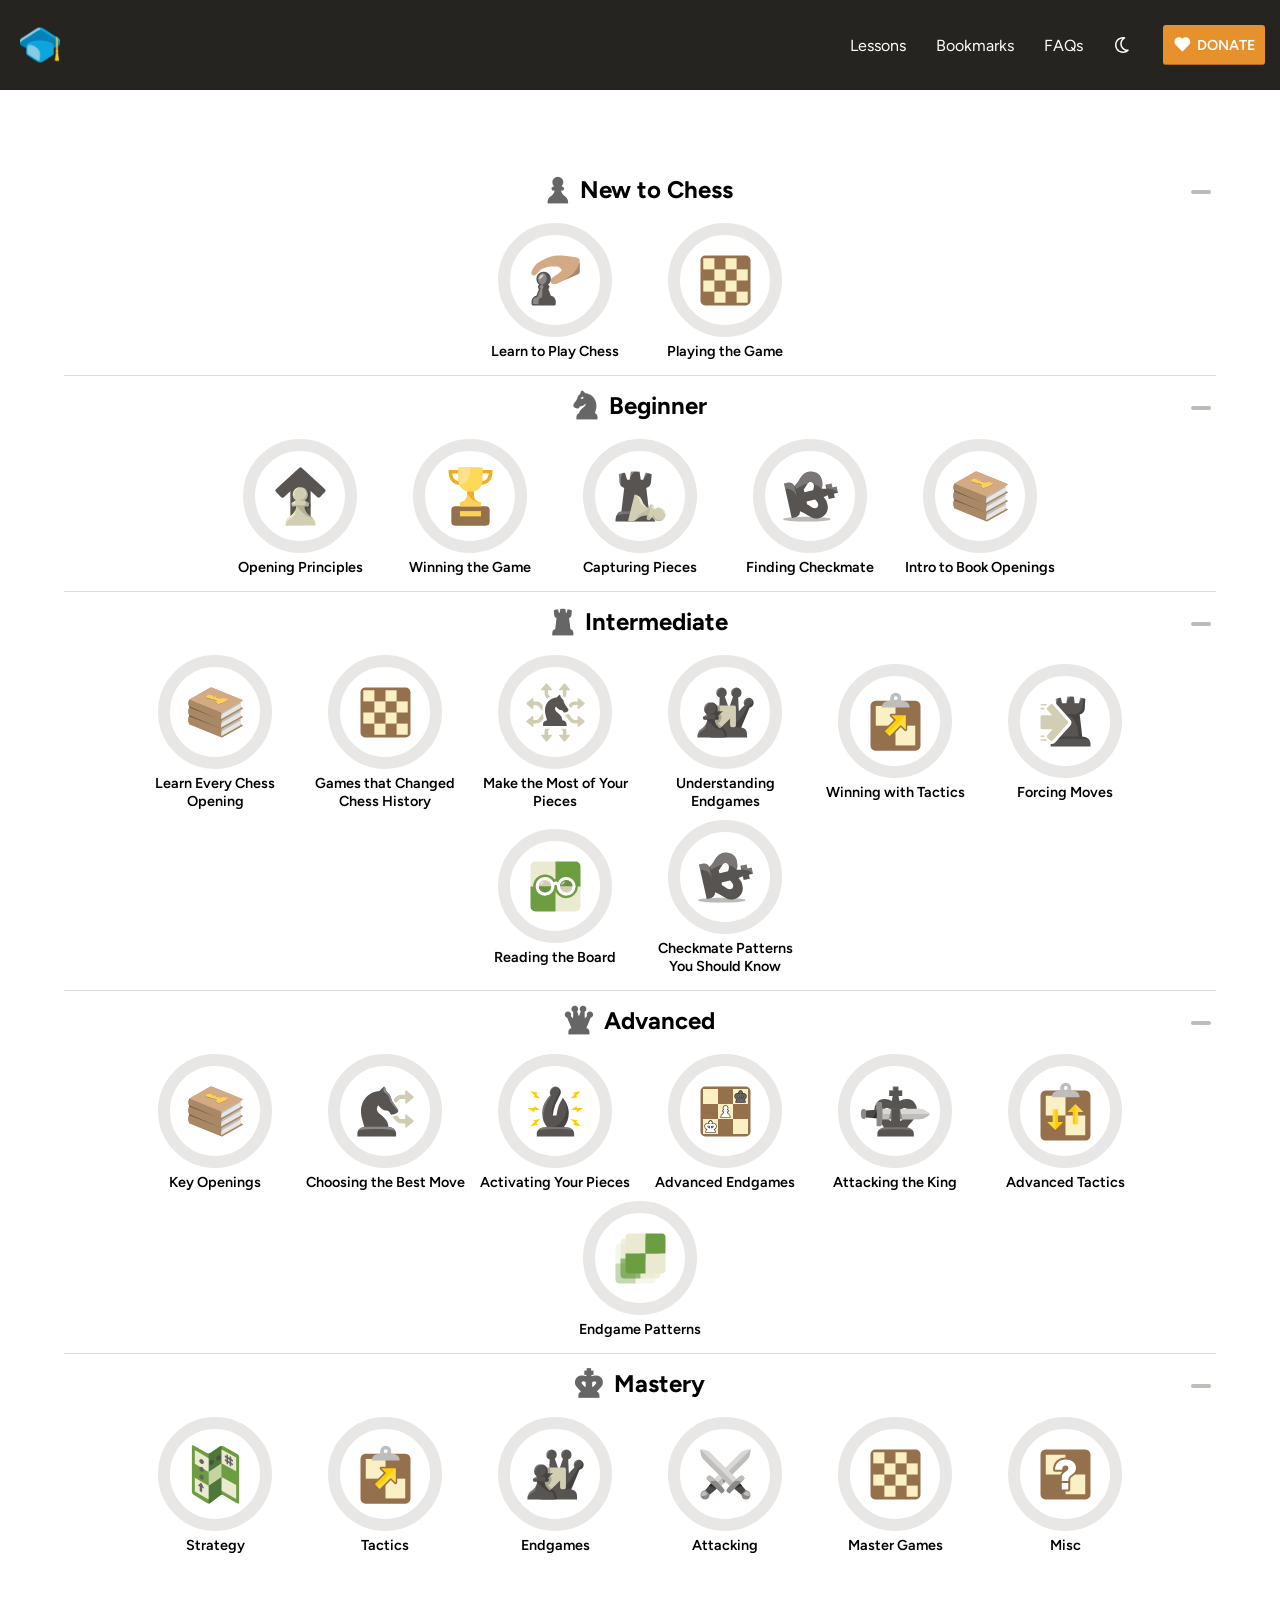
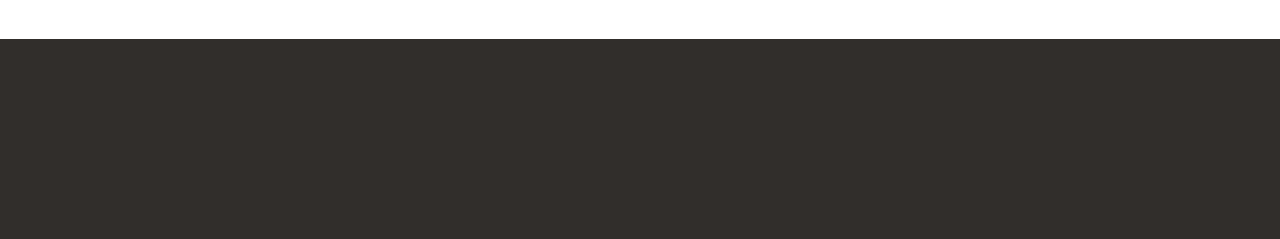
<file: index.html>
<!DOCTYPE html>
<html lang="en">
<head>
    <meta charset="UTF-8">
    <meta name="viewport" content="width=device-width, initial-scale=1.0">
    <link rel="shortcut icon" href="assets/learn.png" type="image/x-icon">
    <link rel="stylesheet" href="style.css">
    <link rel="stylesheet" href="nav.css">
    <script src="script.js" defer></script>
    <link href="https://fonts.googleapis.com/css2?family=Figtree:ital,wght@0,300..900;1,300..900&display=swap" rel="stylesheet">
    <title>Free Chess Lessons</title>

</head>
<body>
    <nav class="navbar">
<!--         
        <button class="nav-toggle">
                <svg class="show-nav" xmlns="http://www.w3.org/2000/svg" viewBox="0 0 640 640" width="30px" height="30px"><path d="M96 160C96 142.3 110.3 128 128 128L512 128C529.7 128 544 142.3 544 160C544 177.7 529.7 192 512 192L128 192C110.3 192 96 177.7 96 160zM96 320C96 302.3 110.3 288 128 288L512 288C529.7 288 544 302.3 544 320C544 337.7 529.7 352 512 352L128 352C110.3 352 96 337.7 96 320zM544 480C544 497.7 529.7 512 512 512L128 512C110.3 512 96 497.7 96 480C96 462.3 110.3 448 128 448L512 448C529.7 448 544 462.3 544 480z"/></svg>
        </button>
        <a class="donate" href="?p=donate">DONATE</a>

        <div class="links-container">
            <button class="nav-toggle">
                <svg class="hide-nav" xmlns="http://www.w3.org/2000/svg" viewBox="0 0 640 640" width="30px" height="30px"><path d="M183.1 137.4C170.6 124.9 150.3 124.9 137.8 137.4C125.3 149.9 125.3 170.2 137.8 182.7L275.2 320L137.9 457.4C125.4 469.9 125.4 490.2 137.9 502.7C150.4 515.2 170.7 515.2 183.2 502.7L320.5 365.3L457.9 502.6C470.4 515.1 490.7 515.1 503.2 502.6C515.7 490.1 515.7 469.8 503.2 457.3L365.8 320L503.1 182.6C515.6 170.1 515.6 149.8 503.1 137.3C490.6 124.8 470.3 124.8 457.8 137.3L320.5 274.7L183.1 137.4z"/></svg>
            </button>


            <a href="" class="link">Levels ></a>
            <a href="" class="link">Support ></a>
        </div>
        <div class="overlay"></div> -->
    </nav>
    <section class="main-section">
                
        <div class="levels">
            <!-- <div class="level level-1">
                <div class="level-header">
                    <h2>
                        <span class="ficon level-icon">Ę</span>
                        New to Chess
                    </h2>
                    <button class="level-toggle"></button>

                </div>
                <div class="level-body">
                        <a class="unit">
                            <span class="svg-container">
                                <svg xmlns="http://www.w3.org/2000/svg" viewBox="0 0 90 70" width="90" height="70"><title>board</title><rect fill="none" width="90" height="70"/><rect fill="#95704d" x="15" y="5" width="60" height="60" rx="5.67" ry="5.67"/><rect fill="#fbefc4" x="45" y="8.33" width="13.33" height="13.33"/><rect fill="#fbefc4" x="58.33" y="21.67" width="13.33" height="13.34"/><rect fill="#fbefc4" x="18.33" y="8.33" width="13.34" height="13.33"/><rect fill="#fbefc4" x="31.67" y="21.67" width="13.33" height="13.34"/><rect fill="#fbefc4" x="18.33" y="35" width="13.34" height="13.33"/><rect fill="#fbefc4" x="31.67" y="48.33" width="13.33" height="13.34"/><rect fill="#fbefc4" x="45" y="35" width="13.33" height="13.33"/><rect fill="#fbefc4" x="58.33" y="48.33" width="13.33" height="13.34"/></svg>
                            </span>
                            <p class="unit-title">How to Move the Pieces</p>
                        </a>
                        <a class="unit">
                            <span class="svg-container">
                                <svg xmlns="http://www.w3.org/2000/svg" viewBox="0 0 90 70" width="90" height="70"><title>handpawn</title><rect fill="none" width="90" height="70"/><path fill="#d3aa84" d="M39.18,35.25c0,.41,0,4.17,4,4.18a10.62,10.62,0,0,0,4.66-1.18l24.42-11A3.36,3.36,0,0,0,74,24.36V10.29a3.15,3.15,0,0,0-2.74-2.7C65.67,6.53,55.93,5,50.8,5c-6.66,0-8,.49-12.2,1.6a40.3,40.3,0,0,0-7.68,3.34s-7.29,3.35-9.73,6.31C18.88,19,15.65,24.84,16,26.52a3.2,3.2,0,0,0,3,2.62c2.48-.12,8.4-7.46,8.4-7.46s7.87-3.62,11.74-3.62h7.74c1.94,0,4.6,1.95,5.7,4.17.87,1.73-10.12,8.66-11.5,9.5a4.6,4.6,0,0,0-1.76,2.7Z"/><path fill="#666564" d="M39.36,34.42a10.1,10.1,0,0,0,.1-1.35,8.71,8.71,0,1,0-13.91,7C25,40.31,24,41,24,41.77v1.94a1.89,1.89,0,0,0,1.14,1.62l-3.07,8.06a5.53,5.53,0,0,0-3.88,1.93,7.61,7.61,0,0,0-1.93,3.88v3.87A2,2,0,0,0,18.17,65H43.34a2,2,0,0,0,1.93-1.93V59.2a7.61,7.61,0,0,0-1.93-3.88,5.53,5.53,0,0,0-3.88-1.93l-3.07-8.06a1.89,1.89,0,0,0,1.14-1.62V41.77c0-.82-1-1.46-1.58-1.75a8.73,8.73,0,0,0,3.23-4.77Z"/><path fill="#8b8987" d="M18.17,63.33A.48.48,0,0,1,17.9,63V59.2h0a6.45,6.45,0,0,1,1.51-2.77,3.87,3.87,0,0,1,2.63-1.37l1.12,0L23.6,54l3.6-9.43-1.29-.69a1,1,0,0,1-.28-.2l0-1.85s0,0,0,0a5.33,5.33,0,0,0,.65-.36l2.33-1.22-2.11-1.59a7,7,0,0,1-2.83-5.61,7,7,0,0,1,7-7,7.55,7.55,0,0,1,3.76,7.05,7.88,7.88,0,0,1-.08,1.09l-.17.75a7,7,0,0,1-2.59,3.77l-2.11,1.59s.92,1.7,1,1.76l-.06,1.68-1.09.84s-.29,6.73-.28,10.51c-6,.6-4.18,8.27-4.18,8.27Z"/><path fill="#dad8d6" d="M25.38,33.07a5.39,5.39,0,0,1,4.88-5.36C31.91,28.92,25.38,34.75,25.38,33.07Z"/><path fill="#a88865" d="M74,24.36V13.22A35.1,35.1,0,0,1,67,26L56.34,34.41h0l15.88-7.13A3.36,3.36,0,0,0,74,24.36Z"/></svg>
                            </span>
                            <p class="unit-title">Playing the Game</p>
                        </a>
                </div>
            </div> -->
    </section>
    
    <footer class="footer">
        <!-- placeholder -->
    </footer>
</body>
</html>
</file>
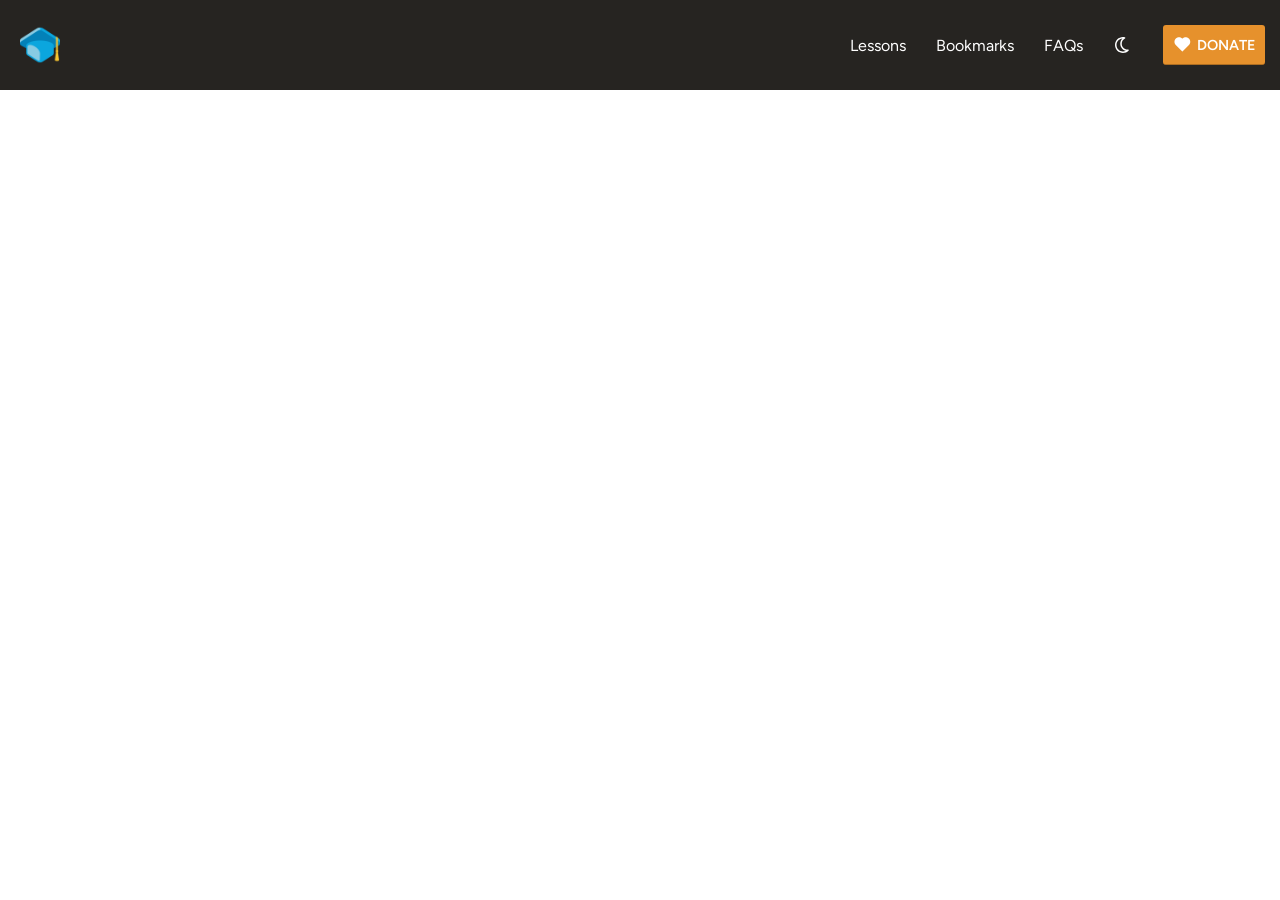
<file: course.html>
<!DOCTYPE html>
<html lang="en">
<head>
    <meta charset="UTF-8">
    <meta name="viewport" content="width=device-width, initial-scale=1.0">
    <link href="https://fonts.googleapis.com/css2?family=Figtree:ital,wght@0,300..900;1,300..900&display=swap" rel="stylesheet">
    <link rel="stylesheet" href="style.css">
    <link rel="stylesheet" href="course.css">
    <link rel="stylesheet" href="nav.css">
    <script src="script.js" defer></script>
    <script src="course.js" defer></script>
    <title>Playing the Game</title>
</head>
<body>
    <nav class="navbar"></nav>
    <div class="unit-card"></div>
</body>
</html>
</file>
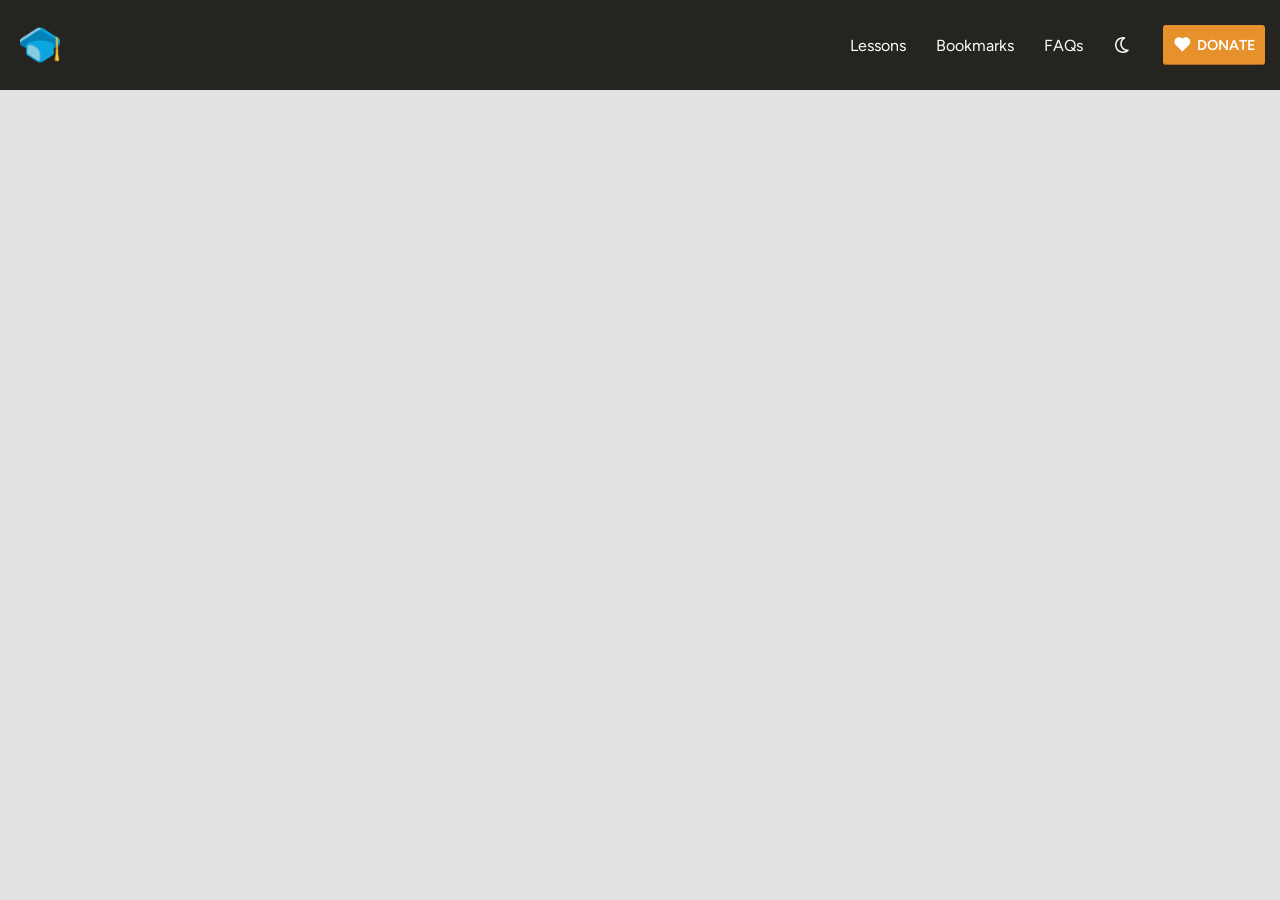
<file: watch.html>
<!DOCTYPE html>
<html lang="en">
<head>
    <meta charset="UTF-8">
    <meta name="viewport" content="width=device-width, initial-scale=1.0">
    <link href="https://fonts.googleapis.com/css2?family=Figtree:ital,wght@0,300..900;1,300..900&display=swap" rel="stylesheet">
    <title>Document</title>
    <link rel="stylesheet" href="style.css">
    <link rel="stylesheet" href="watch.css">
    <link rel="stylesheet" href="nav.css">
    <script src="script.js" defer></script>
    <!-- <script src="course.js" defer></script> -->
    <script src="watch.js" defer></script>

</head>
<body>
    <nav class="navbar"></nav>
    <div class="main-container"></div>
</body>
</html>
</file>
<file: style.css>
:root{
    --shade-1: #575452;
    --shade-2: #d2ceb4;
    --shade-3: #ebe8ce;
    --handpawn-2: #8b8987;
}
*{
    box-sizing: border-box;
    padding: 0;
    margin: 0;
    -webkit-tap-highlight-color: transparent;
    /* outline: 1px solid red; */

}

/* dark theme style */

body.dark-mode{
    background-color: #312e2b;
    --shade-1: #d2ceb4;
    --shade-2: #575452;
    --shade-3: #ffffff33;
    --handpawn-2: #ebe8ce;
}

body.dark-mode .ficon.level-icon{
    color: #cfcfcf;
}

body.dark-mode .level{
    border-bottom: 1px solid #555;
}

body.dark-mode .level-header.show .level-toggle::before{
    background-color: #d3d3cf;
}

body.dark-mode .level-header{
    color: #fff;
}

body.dark-mode .unit-title{
    color: #fff;
}

body.dark-mode .svg-container::before{
    border: solid 12px #45423e;
}


/* dark theme style end */
body{
    font-family: 'figtree', sans-serif;
    background-color: #fff;
    transition: 0.4s ease;
}

@font-face {
    font-family: 'ChessGlyph';
    src: url('assets/font.woff2') format('woff2');
    font-weight: normal;
    font-style: normal;
}

.ficon {
    font-family: 'ChessGlyph';
    display: inline-block;
    font-variant: normal;
    text-transform: none;
    line-height: 1;
    font-weight: 400; 
    transform: translateZ(0);
    -webkit-font-smoothing: antialiased;
    -moz-osx-font-smoothing: grayscale;
    text-rendering: geometricPrecision;

}

.ficon.level-icon{
    font-size: 2em;
    color: #666;
    padding: 0 5px 0 0;
    transform: translateY(5px);
}

.levels{
    display: flex;
    align-items: center;
    justify-content: center;
    flex-direction: column;
}

.main-section{
    margin-top: 70px;
}

.level{
    border-bottom: 1px solid #ddd;
    min-width: 90vw;
}

.level:last-child{
    border-bottom: none;
}

.level-header{
    display: flex;
    align-items: center;
    justify-content: center;
    cursor: pointer;
    padding: 0 0 15px 0;
    position: relative;
    min-width: 300px;
    width: 90vw;
    color: #000;
}

.level-header .level-toggle{
    width: 50px;
    display: flex;
    align-items: center;
    justify-content: center;
    height: 100%;
    position: absolute;
    top: 0;
    right: 0;
    background-color: transparent;
    border: none;
    cursor: pointer;
}

.level-toggle::before{
    content: '';
    position: absolute;
    width: 20px;
    height: 4px;
    border-radius: 5px;
    background-color: #86aa4e;
    top: 50%;
    left: 50%;
    /* right: 5px; */
    transform: translateY(-50%);
    transition: 0.2s ease;
}

.level-toggle::after{
    content: '';
    position: absolute;
    width: 20px;
    height: 4px;
    border-radius: 5px;
    background-color: #86aa4e;
    top: 50%;
    /* right: 5px; */
    /* just added left 50% */
    left: 50%;
    transition: opacity 0.3s ease;
    transform: translateY(-50%) rotate(90deg);
    opacity: 1;
}

.level-header.show .level-toggle::before{
    transform: translateY(-50%) rotate(-180deg);
    background-color: #bdbcb7;
}

.level-header.show .level-toggle::after{
    transform: translateY(-50%);
    background-color: transparent;
    opacity: 0;
}

.level-body{
    max-height: 0;
    opacity: 0;
    display: flex;
    flex-direction: row;
    align-items: center;
    justify-content: center;
    gap: 10px;
    padding: 0;
    margin: 0;
    overflow: hidden;
    transition: max-height 0.5s ease, opacity 0.4s ease;
    flex-wrap: wrap;
    max-width: 90vw;
}

.level-header.show + .level-body{
    max-height: 1000px;
    margin-bottom: 15px;
    opacity: 1;
}

.level-body .unit svg{
    height: 75px;
    width: 75px;
}

.level-header h2{
    text-align: center;
}

.unit{
    cursor: pointer;
    width: 160px;
    display: flex;
    align-items: center;
    justify-content: center;
    flex-direction: column;
    text-decoration: none;
    color: #000;
}

.unit-title{
    font-size: 0.9rem;
    font-weight: 600;
    transition: 0.2s ease;
    text-align: center;
}

.svg-container{
    display: inline-block;
    position: relative;
    margin: 20px;
}

.svg-container::before{
    content: '';
    position: absolute;
    top: 47%;
    left: 50%;
    transform: translate(-50%, -50%);
    width: 90px;
    height: 90px;
    border: solid 12px #e8e7e6;
    background-color: transparent;
    border-radius: 50%;
    transition: 0.2s ease;
}

.unit:hover .svg-container::before{
    border-color: #e8840c;
}
.unit:hover .unit-title{
    color: #e8840c;
}


footer{
    background-color: rgb(49, 46, 43);
    min-height: 200px;
    width: 100%;
    margin-top: 70px;
}










.donate-page-title{
    font-size: 2.5rem;
    margin-top: 30px;
    text-align: center;
}

.donate-page-text{
    text-align: center;
}

.donation-card{ 
    display: flex;
    align-items: center;
    justify-content: center;
    flex-direction: column;
}

.btc-logo{
    height: 40px;
    margin-top: 30px;
}

.qr-code{
    background: url(assets/btc-qr-code.png);
    background-position: center;
    background-size: cover;
    background-repeat: no-repeat;
    width: 200px;
    height: 200px;
    margin: 35px 0;
}

.address-container{
    border: 1px solid #ccc;
    display: flex;
}

.btc-address{
    color: #555;
    border-right: 1px solid #ccc;
    font-size: 0.85rem;
    padding: 14px 14px 5px 14px ;
}

.svgs-container{
    padding: 14px 14px 5px 14px ;
    background-color: #f0f0f0;
}

.copy-svg{
    transform: translate(-1px, -2px);
}

.copy-done{
    display: none;
    margin-bottom: 5px;
}

.svgs-container.copied .copy-done{
    display: block;
}

.svgs-container.copied .copy-svg{
    display: none;
}


@media (min-width: 800px){

}
</file>
<file: nav.css>
*{
    box-sizing: border-box;
    margin: 0;
    padding: 0;
}

body.dark-mode .links-container{
    background-color: #312e2b;
}

.navbar{
    background-color: #262421;
    height: 70px;
    display: flex; 
    align-items: center;
    justify-content: space-between;
    width: 100%;
    top: 0;
    /* transition: 0.4s ease; */
}

.nav-toggle{
    display: flex;
    align-items: center;
    justify-content: center;
    border: none;
    background-color: transparent;
}
.nav-toggle svg{
    fill: #fff;
}

.donate{
    padding: 10px;
    margin-right: 15px;
    background-color: #e6912c;
    font-weight: 600;
    font-size: 0.9rem;
    border: none;
    border-bottom: 1px solid #ad6d21;
    border-radius: 3px;
    color: #fff;
    cursor: pointer;
    text-decoration: none;
}

.donate:hover{
    background-color: #e8840c;
}

.donate-heart{
    font-size: 1.2rem;
    margin-right: 5px;
}


.links-container{
    top: 0;
    left: 0;
    position: fixed;
    display: flex;
    flex-direction: column;
    transform: translateX(-100%);
    background-color: #fff;
    height: 100%;
    width: 300px;
    transition: background-color 0.4s ease;
    transition: transform 0.4s ease;
    z-index: 10;
}

.links-container .nav-toggle{
    position: absolute;
    top: 0;
    right: 0;
    /* padding: 20px; */
}

.overlay{
    position: fixed;
    z-index: 9;
    top: 0;
    left: 0;
    width: 0;
    height: 0;
    background-color: #00000083;
    transform: background-color 0.4s ease;
}

.links-container svg{
    fill: #444
}

.links-container a{
    padding: 15px;
    text-decoration: none;
    color: #000;
    transition: 0.3s ease;
    display: flex;
    gap: 5px;
}

.links-container a:hover{
    color: #f7931a;
        
}

.links-container a:first-of-type{
    margin-top: 50px;
}

.links-container a:hover:first-of-type .ddm-1{
    display: none;
    
}

.links-container a:first-of-type .ddm-1{
    display: none;
    /* opacity: 0; */
}

.links-container.active{
    transform: translateX(0);
}

.links-container.active ~ .overlay{
    width: 100%;
    height: 100%;
}

.nav-toggle{
    padding: 10px;
}

.mobile-nav-icon{
    width: 20px;
}

.navbar-logo{
    display: none;
}

.moon-svg{ display: block; }
.sun-svg{display: none;}

.dark-mode .moon-svg{ display: none; }
.dark-mode .sun-svg{ display: block;}

@media (min-width: 1000px) {

    body.dark-mode .links-container{
        background-color: transparent;
    }
    .nav-toggle{
        display: none;
    }
    .navbar{    
        display: flex;
        flex-direction: row-reverse;
        justify-content: flex-end;
        height: 90px;
    }

    .links-container{
        background-color: transparent;
        flex-direction: row;
        align-items: center;
        position: static;
        width: auto;
        height: 90px;
        top: 0;
        left: 0;
        transform: translateX(0);
        /* margin-left: auto; */
    }

    .links-container a{
        display: flex;
        align-items: center;
        justify-content: center;
        height: 100%;
        color: #fff;
    }

    
    .links-container a:first-of-type{
    margin-top: 0;
    }

    .donate{
        margin-left: 15px;
    }

    .navbar-logo{
        display: block;
        width: 40px;
        height: auto;
        margin: 0 auto 0 20px;
        cursor: pointer;
    }
    .overlay{
        display: none;
    }
    .mobile-nav-icon{
        display: none;
    }

    .links-container .support-nav-link{
        display: none;
    }

    .links-container a:first-of-type{
        position: relative;
    }

    .links-container .ddm-1{
        /* display: none; */
        position: absolute;
        width: 180px;
        background-color: #312e2b;
        padding: 5px 0;
        top: 100%;
        left: 0;
        transform: translateY(30px);
        border-radius: 0 0 5px 5px;
    }

    .links-container a:hover.lessons-nav .ddm-1{
        display: block;
        transform: translateY(0);

    }
    .ddm-1 ul{
        /* min-width: auto; */
    }

    .ddm-1 ul li{
        list-style-type: none;
        color: #fff;
        padding: 10px 10px;
        /* min-width: fit-content; */
    }

    .ddm-1 ul li:hover{
        transition: 0.2s ease-out;
        background-color: #f7931a;
        transform: scale(1.05);
        border-radius: 5px;
    }

    .theme-toggle{
        display: flex;
        align-items: center;
        justify-content: center;
    }

    .theme-toggle .theme-toggle-text{
        display: none;
    }
    .theme-toggle .theme-toggle-svgs svg{
        fill: #fff;
    }
    .moon-svg{ display: block; }
    .sun-svg{display: none;}

    .dark-mode .moon-svg{ display: none; }
    .dark-mode .sun-svg{ display: block;}

}
</file>
<file: course.css>
*{
    box-sizing: border-box;
    padding: 0;
    margin: 0;
    -webkit-tap-highlight-color: transparent;
}
/* 
body{
    font-family: 'figtree', sans-serif;
    display: flex;
    flex-direction: column;
    align-items: center;
    justify-content: center;
    background-color: #fff;
} */

/* dark mode for course page starts here */

body.dark-mode .ec{
    background-color: #312e2b;
}

body.dark-mode .unit-card{
    background-color: #312e2b;
    color: #fff;
}

body.dark-mode .level-name{
    color: hsla(0, 0%, 100%, 0.803);
}

body.dark-mode .instructor-name{
    color: #ffffffd9;
}

body.dark-mode .unit-icon-container{
    border: 14px solid #45423e;
}

body.dark-mode .unit-info-card{
    background-color: rgba(0,0,0,0.2);
    color: hsla(0,0%,100%,.85);
    border: none;
    border-radius: 5px;
}

body.dark-mode .lessons-container .lesson-card{
    background-color: #312e2b;
    border-top-color: #423f3c;
}

body.dark-mode .lessons-container .lesson-card:hover{
    background-color: #383531;
}

body.dark-mode .lessons-container .lesson-title{
    color: #fff;
}

body.dark-mode .lessons-container .lesson-description{
    color: #ffffffd9;
}
/* dark mode style ends here */
.ec{
    display: flex;
    flex-direction: column;
    /* transition: 0.4s ease; */
}

.ficon {
    font-family: 'ChessGlyph';
    display: inline-block;
    font-variant: normal;
    text-transform: none;
    line-height: 1;
    font-weight: 400; 
    transform: translateZ(0);
    -webkit-font-smoothing: antialiased;
    -moz-osx-font-smoothing: grayscale;
    text-rendering: geometricPrecision;

}

.unit-icon-container{
    width: 150px;
    height: 150px;
    display: flex;
    align-items: center;
    justify-content: center;
    border: 14px solid #e8e7e6;
    border-radius: 50%;
}

.theSVG{
    width: 100px;
    height: 100px;
}

.level-name{
    font-size: 1.7rem;
    margin-bottom: 30px;
}

.level-icon{
    color: #777574;
    font-size: 3.1rem;
    margin-right: 5px;
    transform: translateY(4px);
}

.unit-card{
    display: flex;
    align-items: center;
    justify-content: center;
    flex-direction: column;
    width: 96%;
    padding: 10px;
    background-color: #fff;
    transition: 0.4s ease;

}

.unit-title{
    font-size: 1.6rem;
    margin-top: 15px;
}

.instructor-info-container{
    width: 100%;
    display: flex;
    align-items: center;
    gap: 7px;
    margin-top: 15px
}

.instructor-img{
    width: 45px;
    border-radius: 4px;
    /* background-color: #e7e8e8; */
    margin-left: 20px;
    /* border: 1px solid #000 */
}

.instructor-name{
    font-size: 0.9rem;
    font-weight: 600;
    color: #333;
}

.description-container{
    /* margin: 20px; better for phone */
    margin: 20px 0;
    white-space: pre-wrap;
    font-size: 0.97rem;
    line-height: 1.2;
    padding: 0 10px
}

.description-headline{
    font-weight: 550;
}

.description-container ul{
    margin-left: 20px;
}

.description-container ul li:last-of-type{
    font-weight: 550;
}


.lessons-container{
    width: 100%;
    margin: 0 auto;
}

.lessons-container a{
    display: block;
    text-decoration: none;
}

.lesson-card{
    background-color: #fff;
    padding: 10px;
    border-top: 1px solid #d0d0d0;
    border-radius: 5px;
    cursor: pointer;
}
.lesson-card:hover{
    background-color: #f0f0f0;
}

.lesson-title{
    color: #005e94;
    margin: 10px 0;

}

.lesson-description{
    color: #4b4847;
    display: -webkit-box;
    -webkit-line-clamp: 3;
    -webkit-box-orient: vertical;
    overflow: hidden;

}

.lesson-thumbnail{
    background: url(assets/video-preview.png);
    background-position: center;
    background-repeat: no-repeat;
    background-size: cover;
    width: 130px;
    height: 130px;
    margin: 0 auto;
    display: flex;
    align-items: center;
    justify-content: center;
    position: relative;
}

.play-icon-background{
    position: relative;
    width: 58px;
    height: 58px;
    color: #fff;
    background-color: #f7931a;
    display: flex;
    align-items: center;
    justify-content: center;
    border-radius: 9999px;
    z-index: 3;
}

.play-icon{
    position: absolute;
    top: 50%;
    left: 50%;
    transform: translate(-47%, -49%);
    font-size: 2.2rem;
}

.thumbnail-img{
    position: absolute;
    z-index: 2;
    width: 100%;
    height: 100%;

}

.lessonTagsContainer{
    color: #777574;
    margin: 10px 5px 0 0px;
}  

.duration-icon{
    font-size: 1.1rem;
    margin-right: 5px;;
}

.unit-info-card{
    color: #777574;
    border-radius: 5px;
    padding: 10px;
}

.info-card-title{
    /* background-color: #f1f1f1; */
    font-size: 1.1rem;
    font-weight: 600;
    padding: 10px 0 0 7px;
}

.info-tag-icon{
    font-size: 1.2rem;
    margin-right: 5px;
}

.info-tag{
    /* margin-left: 5px; */
    margin: 5px
}

/* the icon */
.save-link{
    margin-left: 5px;
    margin-right: 9px;
}

.unit-info-card div:last-of-type{
    margin-bottom: 10px;
    padding-bottom: 10px;
    border-bottom: 1px solid #999;
}

/* the whole element (div) */
.unit-info-card a:last-of-type{
    display: inline-block;
    text-decoration: underline;
    cursor: pointer;
    padding-bottom: 10px;
}

span:has(+ .level-info-value){
    font-size: 1.5rem;
    margin-left: 2px;
    margin-right: 10px;
}

@media (min-width: 800px){
    .lessons-container a {
        display: flex;
    }
    .lesson-card .lesson-thumbnail {
        min-width: 190px;
        min-height: 190px;
        margin: 10px;
    }
    .play-icon-background{
        width: 62px;
        height: 62px;
    }
    .play-icon{
        font-size: 2.3rem;

    }
    .lesson-details-container{
        display: flex;
        flex-direction: column;
        justify-content: space-between;
        margin-left: 20px;
        padding-bottom: 10px;
    }

}

@media (min-width: 1100px){
    .ec{
        display: flex;
        flex-direction: row;
    }

    .unit-card{
        /* border-right: 1px solid #888; */
        width: 100%;
    }

    .description-container{
    /* margin: 20px; better for phone */
        margin: 20px 0;
        padding: 0 20px
    }
    .lessons-container{
        width: 100%
    }
    
    .unit-info-card{
        background-color: #f1f1f1;
        /* background-color: #f7941a12; */
        min-width: 35%;
        max-height: fit-content;
        padding: 0;
        border: 1px solid #dedede;
        /* border: 1px solid #f7931a; */
        margin: 110px 20px 0 0;
        border-radius: 0px;
        padding: 20px 30px 10px 30px;
        overflow: hidden;
        /* position: sticky;
        top: 20px; */
    }

    /* .info-card-title{
        background-color: #f1f1f1;
    } */

    .description-container{
        padding: 0 10px 0px 20px;
    }
}
</file>
<file: watch.css>
body.dark-mode .video-container{
    background-color: #000;
}
body.dark-mode .video-info-container{
    background-color: #312e2b;
}
body.dark-mode .lesson-description-wrapper{
    border: none;
    background-color: #4b4847;
    color: #fff;
}
body.dark-mode .lesson-description-wrapper::after,
body.dark-mode .lesson-description-wrapper::before{
    background-color: #4b4847;
    border: none;
}

body.dark-mode .coach{
    background-color: #4b4847;
}

body.dark-mode .video-info-container{
    background-color: #262421;
}
body.dark-mode .video-info-panel{
    background-color: #211f1d;
}

body{
    background-color: #E2E2E2;
}

.main-container{
    /* max-width: 100%; */
    /* justify-content: space-between; */
}

.video-container{
    background: url(assets/video-preview.png);
    background-position: center;
    background-repeat: no-repeat;
    background-size: cover;
    width: 100%;
    max-width: 450px;
    aspect-ratio: 1 / 1;
    margin: 20px auto;
    border-radius: 3px;
    overflow: hidden;
}

iframe{
    width: 100%;
    max-width: 500px;
    aspect-ratio: 1 / 1;
    border: none;
    display: block;
    /* margin: 0 auto; */
}

.video-info-container{
    background-color: #FFFFFF;
    max-width: 100%;
    min-height: 300px;
    transition: 0.4s ease;
    overflow: hidden;
}

.video-info-panel{
    display: flex;
    align-items: center;
    justify-content: center;
    padding-bottom: 20px;
    color: #ffffffa6;
    background-color: #F7F7F7;
    padding: 20px 10px;
    /* margin-left: auto; */

}

.video-info-panel span{
    font-size: 1.2rem;
    font-weight: 600;
    color: #777574;
}

.video-info-panel .lesson-icon{
    font-size: 1.4rem;
    transform: translateY(-3px);
    margin-right: 7px;
}   

.coach-section{
    display: flex;
    margin: 20px;
}

.coach{
    /* background-color: #4b4847; */
    background-color: #e7e8e8;
    width: 50px;
    height: 50px;
    border-radius: 7px;
    flex-shrink: 0;
}

.coach img{
    width: 100%;
    height: 100%;
    border-radius: 7px;
}

.lesson-description-wrapper{
    /* background-color: #4b4847; */
    /* background-color: #e7e8e8; */
    border: 1px solid #000;
    border-radius: 10px;
    /* color: #fff; */
    color: #000;
    padding: 10px;
    flex-grow: 2;
    position: relative;
    margin-left: 15px;
    z-index: 2;
    /* background-color: #f00; */
}

.lesson-description-wrapper::before{
    content: '';
    position: absolute;
    width: 15px;
    height: 15px;
    left: -7px;
    top: 15px;
    z-index: -1;
    /* background-color: #4b4847; */
    background-color: #fff;
    border: 1px solid #000;
    border-right: none;
    border-top: none;
    /* border-left-color: #fff; */
    transform: rotate(45deg);
}
.lesson-description-wrapper::after{
    content: '';
    position: absolute;
    width: 6px;
    height: 28px;
    left: 0px;
    top: 10px;
    z-index: -1;
    /* background-color: #4b4847; */
    background-color: #fff;
    /* border: 1px solid #000; */
    /* transform: rotate(45deg); */
}

@media (min-width: 1000px){
    .main-container{
        display: flex;
        min-width: 100%;
        justify-content:center;
        justify-content: center;
    }

    .video-container{
        margin: 10px;
    }
    
    .video-info-container{
        /* background-color: #f00; */
        border-radius: 5px;
        max-width: 50%;
        margin: 10px;
    }

    .video-info-panel{
        margin-bottom: 10px;
    }

    .coach{
        width: 80px;
        height: 80px
    }

    .lesson-description-wrapper{
        padding: 15px;
        line-height: 1.3;
        /* max-width: 50%; */
    }

}
</file>
